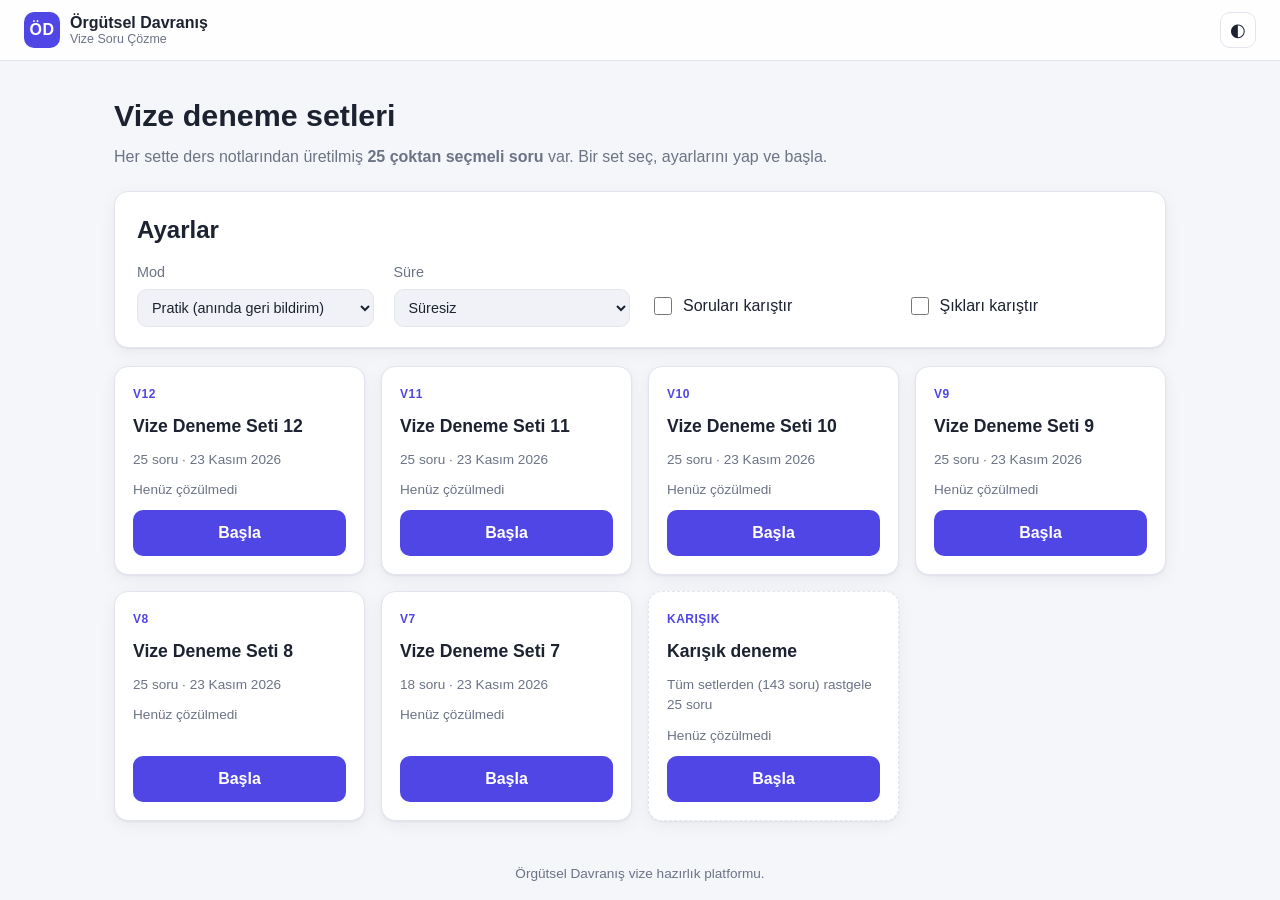
<file: docs/index.html>
<!DOCTYPE html>
<html lang="tr">
<head>
  <meta charset="UTF-8" />
  <meta name="viewport" content="width=device-width, initial-scale=1" />
  <meta http-equiv="Cache-Control" content="no-cache, no-store, must-revalidate" />
  <meta http-equiv="Pragma" content="no-cache" />
  <meta http-equiv="Expires" content="0" />
  <title>Örgütsel Davranış · Vize Soru Çözme</title>
  <link rel="stylesheet" href="style.css?v=1795433218" />
</head>
<body>
  <header class="topbar">
    <a class="brand" href="#" id="homeLink">
      <span class="brand-mark">ÖD</span>
      <span class="brand-text">Örgütsel Davranış <small>Vize Soru Çözme</small></span>
    </a>
    <div class="topbar-right">
      <span id="timer" class="timer hidden" aria-live="polite"></span>
      <button id="themeToggle" class="icon-btn" title="Tema değiştir" aria-label="Tema değiştir">◐</button>
    </div>
  </header>

  <main id="app">
    <!-- ANA SAYFA -->
    <section id="homeView" class="view">
      <div class="hero">
        <h1>Vize deneme setleri</h1>
        <p>Her sette ders notlarından üretilmiş <strong>25 çoktan seçmeli soru</strong> var. Bir set seç, ayarlarını yap ve başla.</p>
      </div>

      <div class="settings card">
        <h2>Ayarlar</h2>
        <div class="settings-grid">
          <label class="field">
            <span>Mod</span>
            <select id="modeSelect">
              <option value="practice">Pratik (anında geri bildirim)</option>
              <option value="exam">Sınav (sonuç en sonda)</option>
            </select>
          </label>
          <label class="field">
            <span>Süre</span>
            <select id="timeSelect">
              <option value="0">Süresiz</option>
              <option value="20">20 dakika</option>
              <option value="30">30 dakika</option>
              <option value="45">45 dakika</option>
            </select>
          </label>
          <label class="check"><input type="checkbox" id="shuffleQ" /> Soruları karıştır</label>
          <label class="check"><input type="checkbox" id="shuffleO" /> Şıkları karıştır</label>
        </div>
      </div>

      <div id="versionList" class="version-list"></div>
      <p id="loadError" class="error hidden"></p>
    </section>

    <!-- SORU EKRANI -->
    <section id="quizView" class="view hidden">
      <div class="quiz-head">
        <div>
          <div id="quizTitle" class="quiz-title"></div>
          <div id="quizMeta" class="muted small"></div>
        </div>
        <button id="finishBtn" class="btn btn-ghost">Sınavı bitir</button>
      </div>
      <div class="progress"><div id="progressBar" class="progress-bar"></div></div>

      <div class="quiz-layout">
        <article class="card question-card">
          <div class="q-top">
            <span id="qNumber" class="q-number"></span>
            <span id="qChapter" class="badge"></span>
            <span id="qDifficulty" class="badge badge-soft"></span>
            <button id="flagBtn" class="icon-btn flag" title="İşaretle (F)" aria-label="Soruyu işaretle">⚑</button>
          </div>
          <p id="qText" class="q-text"></p>
          <ol id="qOptions" class="options"></ol>
          <div id="qFeedback" class="feedback hidden"></div>
          <div class="q-nav">
            <button id="prevBtn" class="btn btn-ghost">← Önceki</button>
            <span class="muted small kbd-hint">Kısayollar: A–E / 1–5 · ← → · F</span>
            <button id="nextBtn" class="btn btn-primary">Sonraki →</button>
          </div>
        </article>

        <aside class="card palette-card">
          <h3>Sorular</h3>
          <div id="palette" class="palette"></div>
          <div class="legend small muted">
            <span><i class="dot dot-answered"></i>Cevaplandı</span>
            <span><i class="dot dot-flag"></i>İşaretli</span>
            <span><i class="dot dot-empty"></i>Boş</span>
          </div>
        </aside>
      </div>
    </section>

    <!-- SONUÇ EKRANI -->
    <section id="resultView" class="view hidden">
      <div class="card result-summary">
        <div class="score-ring" id="scoreRing"><span id="scorePct"></span></div>
        <div class="score-info">
          <h2 id="resultTitle"></h2>
          <div class="stats">
            <div class="stat ok"><b id="statCorrect"></b><span>Doğru</span></div>
            <div class="stat bad"><b id="statWrong"></b><span>Yanlış</span></div>
            <div class="stat"><b id="statBlank"></b><span>Boş</span></div>
            <div class="stat"><b id="statTime"></b><span>Süre</span></div>
          </div>
          <div class="result-actions">
            <button id="retryWrongBtn" class="btn btn-primary">Yanlış & boşları tekrar çöz</button>
            <button id="retryAllBtn" class="btn btn-ghost">Seti baştan çöz</button>
            <button id="backHomeBtn" class="btn btn-ghost">Ana sayfa</button>
          </div>
        </div>
      </div>

      <div class="card">
        <h3>Bölümlere göre başarı</h3>
        <div id="chapterBreakdown" class="chapter-breakdown"></div>
      </div>

      <div class="card">
        <div class="review-head">
          <h3>Cevap anahtarı & açıklamalar</h3>
          <div class="segmented" id="reviewFilter">
            <button data-filter="all" class="active">Tümü</button>
            <button data-filter="wrong">Yanlışlar</button>
            <button data-filter="blank">Boşlar</button>
            <button data-filter="correct">Doğrular</button>
          </div>
        </div>
        <div id="reviewList" class="review-list"></div>
      </div>
    </section>
  </main>

  <footer class="footer muted small">Örgütsel Davranış vize hazırlık platformu.</footer>

  <script src="questions-data.js?v=1795433218"></script>
  <script src="app.js?v=1795433218"></script>
</body>
</html>
</file>
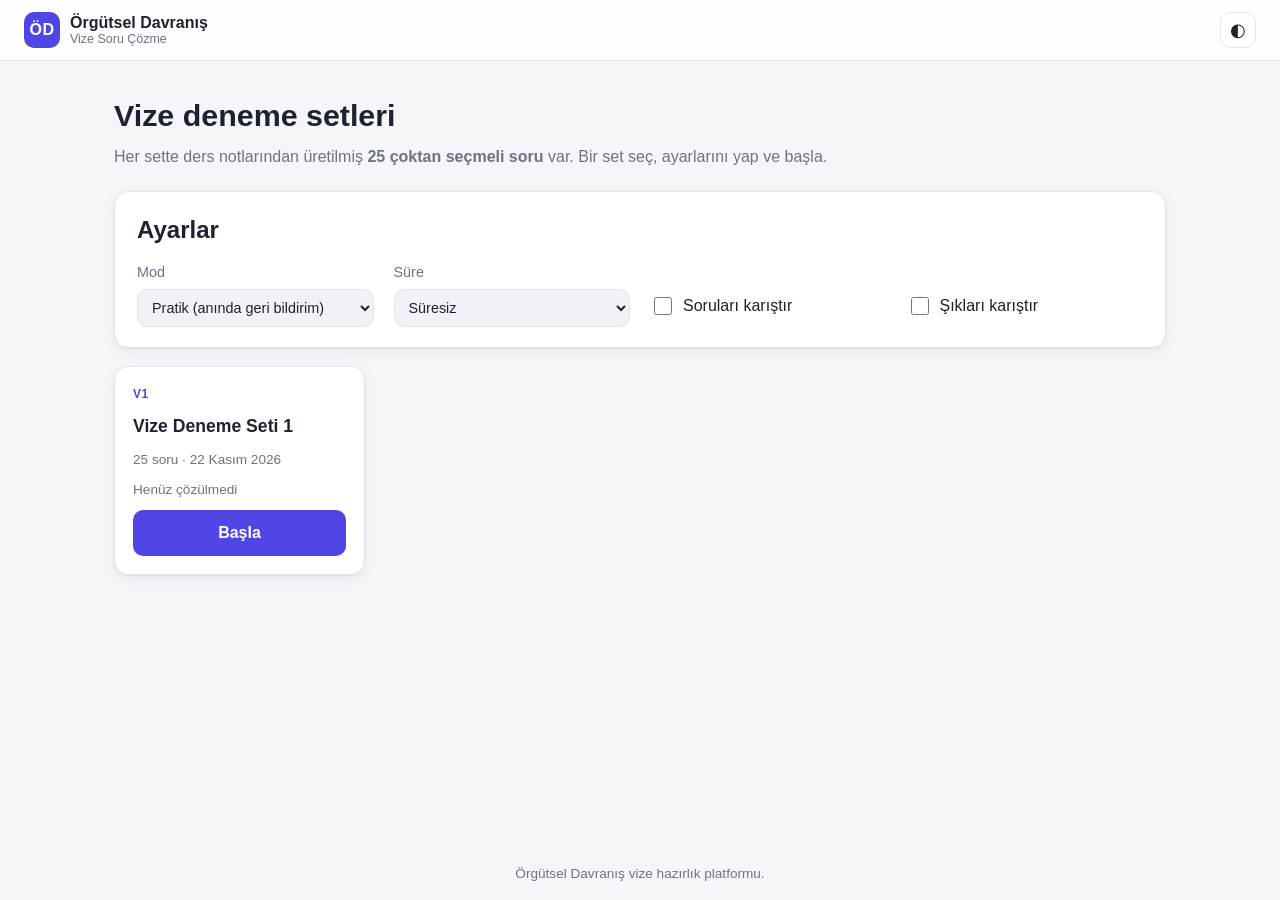
<file: quiz/index.html>
<!DOCTYPE html>
<html lang="tr">
<head>
  <meta charset="UTF-8" />
  <meta name="viewport" content="width=device-width, initial-scale=1" />
  <title>Örgütsel Davranış · Vize Soru Çözme</title>
  <link rel="stylesheet" href="style.css" />
</head>
<body>
  <header class="topbar">
    <a class="brand" href="#" id="homeLink">
      <span class="brand-mark">ÖD</span>
      <span class="brand-text">Örgütsel Davranış <small>Vize Soru Çözme</small></span>
    </a>
    <div class="topbar-right">
      <span id="timer" class="timer hidden" aria-live="polite"></span>
      <button id="themeToggle" class="icon-btn" title="Tema değiştir" aria-label="Tema değiştir">◐</button>
    </div>
  </header>

  <main id="app">
    <!-- ANA SAYFA -->
    <section id="homeView" class="view">
      <div class="hero">
        <h1>Vize deneme setleri</h1>
        <p>Her sette ders notlarından üretilmiş <strong>25 çoktan seçmeli soru</strong> var. Bir set seç, ayarlarını yap ve başla.</p>
      </div>

      <div class="settings card">
        <h2>Ayarlar</h2>
        <div class="settings-grid">
          <label class="field">
            <span>Mod</span>
            <select id="modeSelect">
              <option value="practice">Pratik (anında geri bildirim)</option>
              <option value="exam">Sınav (sonuç en sonda)</option>
            </select>
          </label>
          <label class="field">
            <span>Süre</span>
            <select id="timeSelect">
              <option value="0">Süresiz</option>
              <option value="20">20 dakika</option>
              <option value="30">30 dakika</option>
              <option value="45">45 dakika</option>
            </select>
          </label>
          <label class="check"><input type="checkbox" id="shuffleQ" /> Soruları karıştır</label>
          <label class="check"><input type="checkbox" id="shuffleO" /> Şıkları karıştır</label>
        </div>
      </div>

      <div id="versionList" class="version-list"></div>
      <p id="loadError" class="error hidden"></p>
    </section>

    <!-- SORU EKRANI -->
    <section id="quizView" class="view hidden">
      <div class="quiz-head">
        <div>
          <div id="quizTitle" class="quiz-title"></div>
          <div id="quizMeta" class="muted small"></div>
        </div>
        <button id="finishBtn" class="btn btn-ghost">Sınavı bitir</button>
      </div>
      <div class="progress"><div id="progressBar" class="progress-bar"></div></div>

      <div class="quiz-layout">
        <article class="card question-card">
          <div class="q-top">
            <span id="qNumber" class="q-number"></span>
            <span id="qChapter" class="badge"></span>
            <span id="qDifficulty" class="badge badge-soft"></span>
            <button id="flagBtn" class="icon-btn flag" title="İşaretle (F)" aria-label="Soruyu işaretle">⚑</button>
          </div>
          <p id="qText" class="q-text"></p>
          <ol id="qOptions" class="options"></ol>
          <div id="qFeedback" class="feedback hidden"></div>
          <div class="q-nav">
            <button id="prevBtn" class="btn btn-ghost">← Önceki</button>
            <span class="muted small kbd-hint">Kısayollar: A–E / 1–5 · ← → · F</span>
            <button id="nextBtn" class="btn btn-primary">Sonraki →</button>
          </div>
        </article>

        <aside class="card palette-card">
          <h3>Sorular</h3>
          <div id="palette" class="palette"></div>
          <div class="legend small muted">
            <span><i class="dot dot-answered"></i>Cevaplandı</span>
            <span><i class="dot dot-flag"></i>İşaretli</span>
            <span><i class="dot dot-empty"></i>Boş</span>
          </div>
        </aside>
      </div>
    </section>

    <!-- SONUÇ EKRANI -->
    <section id="resultView" class="view hidden">
      <div class="card result-summary">
        <div class="score-ring" id="scoreRing"><span id="scorePct"></span></div>
        <div class="score-info">
          <h2 id="resultTitle"></h2>
          <div class="stats">
            <div class="stat ok"><b id="statCorrect"></b><span>Doğru</span></div>
            <div class="stat bad"><b id="statWrong"></b><span>Yanlış</span></div>
            <div class="stat"><b id="statBlank"></b><span>Boş</span></div>
            <div class="stat"><b id="statTime"></b><span>Süre</span></div>
          </div>
          <div class="result-actions">
            <button id="retryWrongBtn" class="btn btn-primary">Yanlış & boşları tekrar çöz</button>
            <button id="retryAllBtn" class="btn btn-ghost">Seti baştan çöz</button>
            <button id="backHomeBtn" class="btn btn-ghost">Ana sayfa</button>
          </div>
        </div>
      </div>

      <div class="card">
        <h3>Bölümlere göre başarı</h3>
        <div id="chapterBreakdown" class="chapter-breakdown"></div>
      </div>

      <div class="card">
        <div class="review-head">
          <h3>Cevap anahtarı & açıklamalar</h3>
          <div class="segmented" id="reviewFilter">
            <button data-filter="all" class="active">Tümü</button>
            <button data-filter="wrong">Yanlışlar</button>
            <button data-filter="blank">Boşlar</button>
            <button data-filter="correct">Doğrular</button>
          </div>
        </div>
        <div id="reviewList" class="review-list"></div>
      </div>
    </section>
  </main>

  <footer class="footer muted small">Örgütsel Davranış vize hazırlık platformu.</footer>

  <script src="questions-data.js"></script>
  <script src="app.js"></script>
</body>
</html>
</file>
<file: docs/style.css>
:root {
  --bg: #f5f6fa;
  --surface: #ffffff;
  --surface-2: #f0f2f7;
  --text: #1c2230;
  --muted: #6b7385;
  --border: #e2e5ee;
  --primary: #4f46e5;
  --primary-soft: #eef0ff;
  --ok: #16a34a;
  --ok-soft: #e8f7ee;
  --bad: #dc2626;
  --bad-soft: #fdecec;
  --warn: #d97706;
  --warn-soft: #fff4e0;
  --radius: 14px;
  --shadow: 0 1px 2px rgba(16, 24, 40, .05), 0 4px 16px rgba(16, 24, 40, .06);
  color-scheme: light;
}

[data-theme="dark"] {
  --bg: #0f1320;
  --surface: #171c2c;
  --surface-2: #1f2538;
  --text: #e7e9f0;
  --muted: #9aa2b6;
  --border: #2a3147;
  --primary: #818cf8;
  --primary-soft: #262c4a;
  --ok: #4ade80;
  --ok-soft: #173126;
  --bad: #f87171;
  --bad-soft: #3a1d22;
  --warn: #fbbf24;
  --warn-soft: #3a2f16;
  --shadow: 0 1px 2px rgba(0, 0, 0, .3), 0 4px 16px rgba(0, 0, 0, .25);
  color-scheme: dark;
}

* { box-sizing: border-box; }

body {
  margin: 0;
  font-family: -apple-system, BlinkMacSystemFont, "Segoe UI", Roboto, "Helvetica Neue", Arial, sans-serif;
  background: var(--bg);
  color: var(--text);
  line-height: 1.5;
  min-height: 100vh;
  display: flex;
  flex-direction: column;
}

.hidden { display: none !important; }
.muted { color: var(--muted); }
.small { font-size: .85rem; }
.error { color: var(--bad); background: var(--bad-soft); padding: 12px 16px; border-radius: 10px; }
code { background: var(--surface-2); padding: 1px 6px; border-radius: 6px; }

/* Topbar */
.topbar {
  position: sticky; top: 0; z-index: 10;
  display: flex; align-items: center; justify-content: space-between;
  padding: 12px 24px;
  background: color-mix(in srgb, var(--surface) 85%, transparent);
  backdrop-filter: blur(8px);
  border-bottom: 1px solid var(--border);
}
.brand { display: flex; align-items: center; gap: 10px; text-decoration: none; color: inherit; }
.brand-mark {
  display: grid; place-items: center; width: 36px; height: 36px; border-radius: 10px;
  background: var(--primary); color: #fff; font-weight: 700; letter-spacing: .5px;
}
.brand-text { font-weight: 650; display: flex; flex-direction: column; line-height: 1.15; }
.brand-text small { font-weight: 400; color: var(--muted); font-size: .78rem; }
.topbar-right { display: flex; align-items: center; gap: 10px; }
.timer {
  font-variant-numeric: tabular-nums; font-weight: 600;
  padding: 6px 12px; border-radius: 999px; background: var(--surface-2);
}
.timer.low { color: var(--bad); background: var(--bad-soft); }

main { width: 100%; max-width: 1100px; margin: 0 auto; padding: 24px; flex: 1; }
.footer { text-align: center; padding: 16px; }

/* Generic */
.card {
  background: var(--surface); border: 1px solid var(--border);
  border-radius: var(--radius); box-shadow: var(--shadow);
  padding: 20px 22px; margin-bottom: 18px;
}
.card h2, .card h3 { margin: 0 0 14px; }
.btn {
  font: inherit; font-weight: 600; cursor: pointer;
  border-radius: 10px; padding: 10px 16px; border: 1px solid transparent;
  transition: transform .05s, background .15s, border-color .15s;
}
.btn:active { transform: translateY(1px); }
.btn:disabled { opacity: .45; cursor: not-allowed; }
.btn-primary { background: var(--primary); color: #fff; }
.btn-primary:hover:not(:disabled) { filter: brightness(1.08); }
.btn-ghost { background: transparent; color: var(--text); border-color: var(--border); }
.btn-ghost:hover:not(:disabled) { background: var(--surface-2); }
.icon-btn {
  font: inherit; font-size: 1.1rem; cursor: pointer; width: 36px; height: 36px;
  border-radius: 10px; border: 1px solid var(--border); background: var(--surface); color: var(--text);
}
.icon-btn:hover { background: var(--surface-2); }
.badge {
  font-size: .78rem; font-weight: 600; padding: 3px 10px; border-radius: 999px;
  background: var(--primary-soft); color: var(--primary);
}
.badge-soft { background: var(--surface-2); color: var(--muted); }

/* Home */
.hero h1 { margin: 8px 0 6px; font-size: 1.9rem; }
.hero p { margin: 0 0 22px; color: var(--muted); }
.settings-grid { display: grid; grid-template-columns: repeat(auto-fit, minmax(220px, 1fr)); gap: 14px 20px; align-items: end; }
.field { display: flex; flex-direction: column; gap: 6px; font-size: .9rem; color: var(--muted); }
.field select {
  font: inherit; color: var(--text); background: var(--surface-2);
  border: 1px solid var(--border); border-radius: 10px; padding: 9px 10px;
}
.check { display: flex; gap: 8px; align-items: center; cursor: pointer; padding: 9px 0; }
.check input { width: 18px; height: 18px; accent-color: var(--primary); }

.version-list { display: grid; grid-template-columns: repeat(auto-fill, minmax(250px, 1fr)); gap: 16px; }
.version-card {
  display: flex; flex-direction: column; gap: 10px;
  background: var(--surface); border: 1px solid var(--border); border-radius: var(--radius);
  box-shadow: var(--shadow); padding: 18px;
  transition: border-color .15s, transform .15s;
}
.version-card:hover { border-color: var(--primary); transform: translateY(-2px); }
.version-card .v-tag { font-size: .75rem; font-weight: 700; color: var(--primary); letter-spacing: .5px; }
.version-card h3 { margin: 0; font-size: 1.1rem; }
.version-card .v-meta { font-size: .85rem; color: var(--muted); }
.version-card .v-score { font-size: .85rem; }
.version-card .btn { margin-top: auto; }
.version-card.mixed { border-style: dashed; }

/* Quiz */
.quiz-head { display: flex; justify-content: space-between; align-items: center; gap: 12px; margin-bottom: 10px; }
.quiz-title { font-weight: 700; font-size: 1.15rem; }
.progress { height: 6px; background: var(--surface-2); border-radius: 999px; overflow: hidden; margin-bottom: 18px; }
.progress-bar { height: 100%; width: 0; background: var(--primary); transition: width .25s; }

.quiz-layout { display: grid; grid-template-columns: 1fr 270px; gap: 18px; align-items: start; }
.q-top { display: flex; align-items: center; gap: 8px; flex-wrap: wrap; margin-bottom: 10px; }
.q-number { font-weight: 700; color: var(--muted); margin-right: 4px; }
.flag { margin-left: auto; font-size: 1rem; }
.flag.on { background: var(--warn-soft); color: var(--warn); border-color: var(--warn); }
.q-text { font-size: 1.12rem; font-weight: 550; margin: 6px 0 18px; }

.options { list-style: none; padding: 0; margin: 0; display: flex; flex-direction: column; gap: 10px; }
.option {
  display: flex; gap: 12px; align-items: flex-start; cursor: pointer;
  padding: 12px 14px; border-radius: 12px; border: 1.5px solid var(--border);
  background: var(--surface); transition: border-color .12s, background .12s;
}
.option:hover { border-color: var(--primary); }
.option .letter {
  flex: none; display: grid; place-items: center; width: 28px; height: 28px; border-radius: 8px;
  background: var(--surface-2); font-weight: 700; font-size: .9rem;
}
.option.selected { border-color: var(--primary); background: var(--primary-soft); }
.option.selected .letter { background: var(--primary); color: #fff; }
.option.correct { border-color: var(--ok); background: var(--ok-soft); }
.option.correct .letter { background: var(--ok); color: #fff; }
.option.wrong { border-color: var(--bad); background: var(--bad-soft); }
.option.wrong .letter { background: var(--bad); color: #fff; }
.options.locked .option { cursor: default; }
.options.locked .option:hover:not(.correct):not(.wrong) { border-color: var(--border); }

.feedback { margin-top: 16px; padding: 14px 16px; border-radius: 12px; border-left: 4px solid; }
.feedback.ok { background: var(--ok-soft); border-color: var(--ok); }
.feedback.bad { background: var(--bad-soft); border-color: var(--bad); }
.feedback b { display: block; margin-bottom: 4px; }
.feedback .src { margin-top: 8px; font-size: .8rem; color: var(--muted); }

.q-nav { display: flex; justify-content: space-between; align-items: center; gap: 10px; margin-top: 22px; }

.palette-card { position: sticky; top: 84px; }
.palette { display: grid; grid-template-columns: repeat(5, 1fr); gap: 8px; }
.palette button {
  font: inherit; font-weight: 600; font-size: .9rem; cursor: pointer; aspect-ratio: 1;
  border-radius: 10px; border: 1.5px solid var(--border); background: var(--surface); color: var(--text);
  position: relative;
}
.palette button.answered { background: var(--primary-soft); border-color: var(--primary); color: var(--primary); }
.palette button.correct { background: var(--ok-soft); border-color: var(--ok); color: var(--ok); }
.palette button.wrong { background: var(--bad-soft); border-color: var(--bad); color: var(--bad); }
.palette button.current { outline: 2px solid var(--text); outline-offset: 1px; }
.palette button.flagged::after {
  content: ""; position: absolute; top: 4px; right: 4px; width: 7px; height: 7px; border-radius: 50%; background: var(--warn);
}
.legend { display: flex; flex-wrap: wrap; gap: 10px; margin-top: 14px; }
.legend span { display: inline-flex; align-items: center; gap: 5px; }
.dot { display: inline-block; width: 10px; height: 10px; border-radius: 3px; border: 1.5px solid var(--border); }
.dot-answered { background: var(--primary-soft); border-color: var(--primary); }
.dot-flag { background: var(--warn); border-color: var(--warn); border-radius: 50%; }

/* Result */
.result-summary { display: flex; gap: 28px; align-items: center; flex-wrap: wrap; }
.score-ring {
  --pct: 0; width: 140px; height: 140px; border-radius: 50%; flex: none;
  display: grid; place-items: center;
  background: conic-gradient(var(--ring-color, var(--primary)) calc(var(--pct) * 1%), var(--surface-2) 0);
}
.score-ring span {
  display: grid; place-items: center; width: 110px; height: 110px; border-radius: 50%;
  background: var(--surface); font-size: 1.8rem; font-weight: 800;
}
.score-info { flex: 1; min-width: 260px; }
.score-info h2 { margin: 0 0 12px; }
.stats { display: flex; gap: 12px; flex-wrap: wrap; margin-bottom: 16px; }
.stat { background: var(--surface-2); border-radius: 12px; padding: 10px 16px; min-width: 84px; text-align: center; }
.stat b { display: block; font-size: 1.35rem; }
.stat span { font-size: .8rem; color: var(--muted); }
.stat.ok b { color: var(--ok); }
.stat.bad b { color: var(--bad); }
.result-actions { display: flex; gap: 10px; flex-wrap: wrap; }

.chapter-breakdown { display: flex; flex-direction: column; gap: 10px; }
.ch-row { display: grid; grid-template-columns: minmax(160px, 260px) 1fr 60px; gap: 12px; align-items: center; font-size: .92rem; }
.ch-bar { height: 10px; background: var(--surface-2); border-radius: 999px; overflow: hidden; }
.ch-bar > div { height: 100%; background: var(--ok); }
.ch-row .ch-val { text-align: right; font-variant-numeric: tabular-nums; color: var(--muted); }

.review-head { display: flex; justify-content: space-between; align-items: center; gap: 12px; flex-wrap: wrap; margin-bottom: 12px; }
.review-head h3 { margin: 0; }
.segmented { display: inline-flex; background: var(--surface-2); border-radius: 10px; padding: 3px; }
.segmented button {
  font: inherit; font-size: .85rem; border: 0; background: transparent; color: var(--muted);
  padding: 6px 12px; border-radius: 8px; cursor: pointer;
}
.segmented button.active { background: var(--surface); color: var(--text); box-shadow: var(--shadow); }
.review-list { display: flex; flex-direction: column; gap: 14px; }
.review-item { border: 1px solid var(--border); border-radius: 12px; padding: 14px 16px; border-left: 4px solid var(--border); }
.review-item.correct { border-left-color: var(--ok); }
.review-item.wrong { border-left-color: var(--bad); }
.review-item.blank { border-left-color: var(--warn); }
.review-item .ri-head { display: flex; gap: 8px; align-items: center; flex-wrap: wrap; margin-bottom: 6px; font-size: .85rem; }
.review-item .ri-q { font-weight: 600; margin: 0 0 8px; }
.review-item ul { list-style: none; padding: 0; margin: 0 0 8px; display: flex; flex-direction: column; gap: 4px; font-size: .92rem; }
.review-item li { padding: 4px 8px; border-radius: 6px; }
.review-item li.is-correct { background: var(--ok-soft); color: var(--ok); font-weight: 600; }
.review-item li.is-wrong { background: var(--bad-soft); color: var(--bad); text-decoration: line-through; }
.review-item .ri-exp { font-size: .9rem; color: var(--muted); margin: 0; }

@media (max-width: 860px) {
  .quiz-layout { grid-template-columns: 1fr; }
  .palette-card { position: static; order: -1; }
  .palette { grid-template-columns: repeat(10, 1fr); }
  .kbd-hint { display: none; }
  main { padding: 16px; }
}
@media (max-width: 520px) {
  .palette { grid-template-columns: repeat(5, 1fr); }
  .ch-row { grid-template-columns: 1fr 50px; }
  .ch-row .ch-bar { grid-column: 1 / -1; grid-row: 2; }
}
</file>
<file: quiz/style.css>
:root {
  --bg: #f5f6fa;
  --surface: #ffffff;
  --surface-2: #f0f2f7;
  --text: #1c2230;
  --muted: #6b7385;
  --border: #e2e5ee;
  --primary: #4f46e5;
  --primary-soft: #eef0ff;
  --ok: #16a34a;
  --ok-soft: #e8f7ee;
  --bad: #dc2626;
  --bad-soft: #fdecec;
  --warn: #d97706;
  --warn-soft: #fff4e0;
  --radius: 14px;
  --shadow: 0 1px 2px rgba(16, 24, 40, .05), 0 4px 16px rgba(16, 24, 40, .06);
  color-scheme: light;
}

[data-theme="dark"] {
  --bg: #0f1320;
  --surface: #171c2c;
  --surface-2: #1f2538;
  --text: #e7e9f0;
  --muted: #9aa2b6;
  --border: #2a3147;
  --primary: #818cf8;
  --primary-soft: #262c4a;
  --ok: #4ade80;
  --ok-soft: #173126;
  --bad: #f87171;
  --bad-soft: #3a1d22;
  --warn: #fbbf24;
  --warn-soft: #3a2f16;
  --shadow: 0 1px 2px rgba(0, 0, 0, .3), 0 4px 16px rgba(0, 0, 0, .25);
  color-scheme: dark;
}

* { box-sizing: border-box; }

body {
  margin: 0;
  font-family: -apple-system, BlinkMacSystemFont, "Segoe UI", Roboto, "Helvetica Neue", Arial, sans-serif;
  background: var(--bg);
  color: var(--text);
  line-height: 1.5;
  min-height: 100vh;
  display: flex;
  flex-direction: column;
}

.hidden { display: none !important; }
.muted { color: var(--muted); }
.small { font-size: .85rem; }
.error { color: var(--bad); background: var(--bad-soft); padding: 12px 16px; border-radius: 10px; }
code { background: var(--surface-2); padding: 1px 6px; border-radius: 6px; }

/* Topbar */
.topbar {
  position: sticky; top: 0; z-index: 10;
  display: flex; align-items: center; justify-content: space-between;
  padding: 12px 24px;
  background: color-mix(in srgb, var(--surface) 85%, transparent);
  backdrop-filter: blur(8px);
  border-bottom: 1px solid var(--border);
}
.brand { display: flex; align-items: center; gap: 10px; text-decoration: none; color: inherit; }
.brand-mark {
  display: grid; place-items: center; width: 36px; height: 36px; border-radius: 10px;
  background: var(--primary); color: #fff; font-weight: 700; letter-spacing: .5px;
}
.brand-text { font-weight: 650; display: flex; flex-direction: column; line-height: 1.15; }
.brand-text small { font-weight: 400; color: var(--muted); font-size: .78rem; }
.topbar-right { display: flex; align-items: center; gap: 10px; }
.timer {
  font-variant-numeric: tabular-nums; font-weight: 600;
  padding: 6px 12px; border-radius: 999px; background: var(--surface-2);
}
.timer.low { color: var(--bad); background: var(--bad-soft); }

main { width: 100%; max-width: 1100px; margin: 0 auto; padding: 24px; flex: 1; }
.footer { text-align: center; padding: 16px; }

/* Generic */
.card {
  background: var(--surface); border: 1px solid var(--border);
  border-radius: var(--radius); box-shadow: var(--shadow);
  padding: 20px 22px; margin-bottom: 18px;
}
.card h2, .card h3 { margin: 0 0 14px; }
.btn {
  font: inherit; font-weight: 600; cursor: pointer;
  border-radius: 10px; padding: 10px 16px; border: 1px solid transparent;
  transition: transform .05s, background .15s, border-color .15s;
}
.btn:active { transform: translateY(1px); }
.btn:disabled { opacity: .45; cursor: not-allowed; }
.btn-primary { background: var(--primary); color: #fff; }
.btn-primary:hover:not(:disabled) { filter: brightness(1.08); }
.btn-ghost { background: transparent; color: var(--text); border-color: var(--border); }
.btn-ghost:hover:not(:disabled) { background: var(--surface-2); }
.icon-btn {
  font: inherit; font-size: 1.1rem; cursor: pointer; width: 36px; height: 36px;
  border-radius: 10px; border: 1px solid var(--border); background: var(--surface); color: var(--text);
}
.icon-btn:hover { background: var(--surface-2); }
.badge {
  font-size: .78rem; font-weight: 600; padding: 3px 10px; border-radius: 999px;
  background: var(--primary-soft); color: var(--primary);
}
.badge-soft { background: var(--surface-2); color: var(--muted); }

/* Home */
.hero h1 { margin: 8px 0 6px; font-size: 1.9rem; }
.hero p { margin: 0 0 22px; color: var(--muted); }
.settings-grid { display: grid; grid-template-columns: repeat(auto-fit, minmax(220px, 1fr)); gap: 14px 20px; align-items: end; }
.field { display: flex; flex-direction: column; gap: 6px; font-size: .9rem; color: var(--muted); }
.field select {
  font: inherit; color: var(--text); background: var(--surface-2);
  border: 1px solid var(--border); border-radius: 10px; padding: 9px 10px;
}
.check { display: flex; gap: 8px; align-items: center; cursor: pointer; padding: 9px 0; }
.check input { width: 18px; height: 18px; accent-color: var(--primary); }

.version-list { display: grid; grid-template-columns: repeat(auto-fill, minmax(250px, 1fr)); gap: 16px; }
.version-card {
  display: flex; flex-direction: column; gap: 10px;
  background: var(--surface); border: 1px solid var(--border); border-radius: var(--radius);
  box-shadow: var(--shadow); padding: 18px;
  transition: border-color .15s, transform .15s;
}
.version-card:hover { border-color: var(--primary); transform: translateY(-2px); }
.version-card .v-tag { font-size: .75rem; font-weight: 700; color: var(--primary); letter-spacing: .5px; }
.version-card h3 { margin: 0; font-size: 1.1rem; }
.version-card .v-meta { font-size: .85rem; color: var(--muted); }
.version-card .v-score { font-size: .85rem; }
.version-card .btn { margin-top: auto; }
.version-card.mixed { border-style: dashed; }

/* Quiz */
.quiz-head { display: flex; justify-content: space-between; align-items: center; gap: 12px; margin-bottom: 10px; }
.quiz-title { font-weight: 700; font-size: 1.15rem; }
.progress { height: 6px; background: var(--surface-2); border-radius: 999px; overflow: hidden; margin-bottom: 18px; }
.progress-bar { height: 100%; width: 0; background: var(--primary); transition: width .25s; }

.quiz-layout { display: grid; grid-template-columns: 1fr 270px; gap: 18px; align-items: start; }
.q-top { display: flex; align-items: center; gap: 8px; flex-wrap: wrap; margin-bottom: 10px; }
.q-number { font-weight: 700; color: var(--muted); margin-right: 4px; }
.flag { margin-left: auto; font-size: 1rem; }
.flag.on { background: var(--warn-soft); color: var(--warn); border-color: var(--warn); }
.q-text { font-size: 1.12rem; font-weight: 550; margin: 6px 0 18px; }

.options { list-style: none; padding: 0; margin: 0; display: flex; flex-direction: column; gap: 10px; }
.option {
  display: flex; gap: 12px; align-items: flex-start; cursor: pointer;
  padding: 12px 14px; border-radius: 12px; border: 1.5px solid var(--border);
  background: var(--surface); transition: border-color .12s, background .12s;
}
.option:hover { border-color: var(--primary); }
.option .letter {
  flex: none; display: grid; place-items: center; width: 28px; height: 28px; border-radius: 8px;
  background: var(--surface-2); font-weight: 700; font-size: .9rem;
}
.option.selected { border-color: var(--primary); background: var(--primary-soft); }
.option.selected .letter { background: var(--primary); color: #fff; }
.option.correct { border-color: var(--ok); background: var(--ok-soft); }
.option.correct .letter { background: var(--ok); color: #fff; }
.option.wrong { border-color: var(--bad); background: var(--bad-soft); }
.option.wrong .letter { background: var(--bad); color: #fff; }
.options.locked .option { cursor: default; }
.options.locked .option:hover:not(.correct):not(.wrong) { border-color: var(--border); }

.feedback { margin-top: 16px; padding: 14px 16px; border-radius: 12px; border-left: 4px solid; }
.feedback.ok { background: var(--ok-soft); border-color: var(--ok); }
.feedback.bad { background: var(--bad-soft); border-color: var(--bad); }
.feedback b { display: block; margin-bottom: 4px; }
.feedback .src { margin-top: 8px; font-size: .8rem; color: var(--muted); }

.q-nav { display: flex; justify-content: space-between; align-items: center; gap: 10px; margin-top: 22px; }

.palette-card { position: sticky; top: 84px; }
.palette { display: grid; grid-template-columns: repeat(5, 1fr); gap: 8px; }
.palette button {
  font: inherit; font-weight: 600; font-size: .9rem; cursor: pointer; aspect-ratio: 1;
  border-radius: 10px; border: 1.5px solid var(--border); background: var(--surface); color: var(--text);
  position: relative;
}
.palette button.answered { background: var(--primary-soft); border-color: var(--primary); color: var(--primary); }
.palette button.correct { background: var(--ok-soft); border-color: var(--ok); color: var(--ok); }
.palette button.wrong { background: var(--bad-soft); border-color: var(--bad); color: var(--bad); }
.palette button.current { outline: 2px solid var(--text); outline-offset: 1px; }
.palette button.flagged::after {
  content: ""; position: absolute; top: 4px; right: 4px; width: 7px; height: 7px; border-radius: 50%; background: var(--warn);
}
.legend { display: flex; flex-wrap: wrap; gap: 10px; margin-top: 14px; }
.legend span { display: inline-flex; align-items: center; gap: 5px; }
.dot { display: inline-block; width: 10px; height: 10px; border-radius: 3px; border: 1.5px solid var(--border); }
.dot-answered { background: var(--primary-soft); border-color: var(--primary); }
.dot-flag { background: var(--warn); border-color: var(--warn); border-radius: 50%; }

/* Result */
.result-summary { display: flex; gap: 28px; align-items: center; flex-wrap: wrap; }
.score-ring {
  --pct: 0; width: 140px; height: 140px; border-radius: 50%; flex: none;
  display: grid; place-items: center;
  background: conic-gradient(var(--ring-color, var(--primary)) calc(var(--pct) * 1%), var(--surface-2) 0);
}
.score-ring span {
  display: grid; place-items: center; width: 110px; height: 110px; border-radius: 50%;
  background: var(--surface); font-size: 1.8rem; font-weight: 800;
}
.score-info { flex: 1; min-width: 260px; }
.score-info h2 { margin: 0 0 12px; }
.stats { display: flex; gap: 12px; flex-wrap: wrap; margin-bottom: 16px; }
.stat { background: var(--surface-2); border-radius: 12px; padding: 10px 16px; min-width: 84px; text-align: center; }
.stat b { display: block; font-size: 1.35rem; }
.stat span { font-size: .8rem; color: var(--muted); }
.stat.ok b { color: var(--ok); }
.stat.bad b { color: var(--bad); }
.result-actions { display: flex; gap: 10px; flex-wrap: wrap; }

.chapter-breakdown { display: flex; flex-direction: column; gap: 10px; }
.ch-row { display: grid; grid-template-columns: minmax(160px, 260px) 1fr 60px; gap: 12px; align-items: center; font-size: .92rem; }
.ch-bar { height: 10px; background: var(--surface-2); border-radius: 999px; overflow: hidden; }
.ch-bar > div { height: 100%; background: var(--ok); }
.ch-row .ch-val { text-align: right; font-variant-numeric: tabular-nums; color: var(--muted); }

.review-head { display: flex; justify-content: space-between; align-items: center; gap: 12px; flex-wrap: wrap; margin-bottom: 12px; }
.review-head h3 { margin: 0; }
.segmented { display: inline-flex; background: var(--surface-2); border-radius: 10px; padding: 3px; }
.segmented button {
  font: inherit; font-size: .85rem; border: 0; background: transparent; color: var(--muted);
  padding: 6px 12px; border-radius: 8px; cursor: pointer;
}
.segmented button.active { background: var(--surface); color: var(--text); box-shadow: var(--shadow); }
.review-list { display: flex; flex-direction: column; gap: 14px; }
.review-item { border: 1px solid var(--border); border-radius: 12px; padding: 14px 16px; border-left: 4px solid var(--border); }
.review-item.correct { border-left-color: var(--ok); }
.review-item.wrong { border-left-color: var(--bad); }
.review-item.blank { border-left-color: var(--warn); }
.review-item .ri-head { display: flex; gap: 8px; align-items: center; flex-wrap: wrap; margin-bottom: 6px; font-size: .85rem; }
.review-item .ri-q { font-weight: 600; margin: 0 0 8px; }
.review-item ul { list-style: none; padding: 0; margin: 0 0 8px; display: flex; flex-direction: column; gap: 4px; font-size: .92rem; }
.review-item li { padding: 4px 8px; border-radius: 6px; }
.review-item li.is-correct { background: var(--ok-soft); color: var(--ok); font-weight: 600; }
.review-item li.is-wrong { background: var(--bad-soft); color: var(--bad); text-decoration: line-through; }
.review-item .ri-exp { font-size: .9rem; color: var(--muted); margin: 0; }

@media (max-width: 860px) {
  .quiz-layout { grid-template-columns: 1fr; }
  .palette-card { position: static; order: -1; }
  .palette { grid-template-columns: repeat(10, 1fr); }
  .kbd-hint { display: none; }
  main { padding: 16px; }
}
@media (max-width: 520px) {
  .palette { grid-template-columns: repeat(5, 1fr); }
  .ch-row { grid-template-columns: 1fr 50px; }
  .ch-row .ch-bar { grid-column: 1 / -1; grid-row: 2; }
}
</file>
